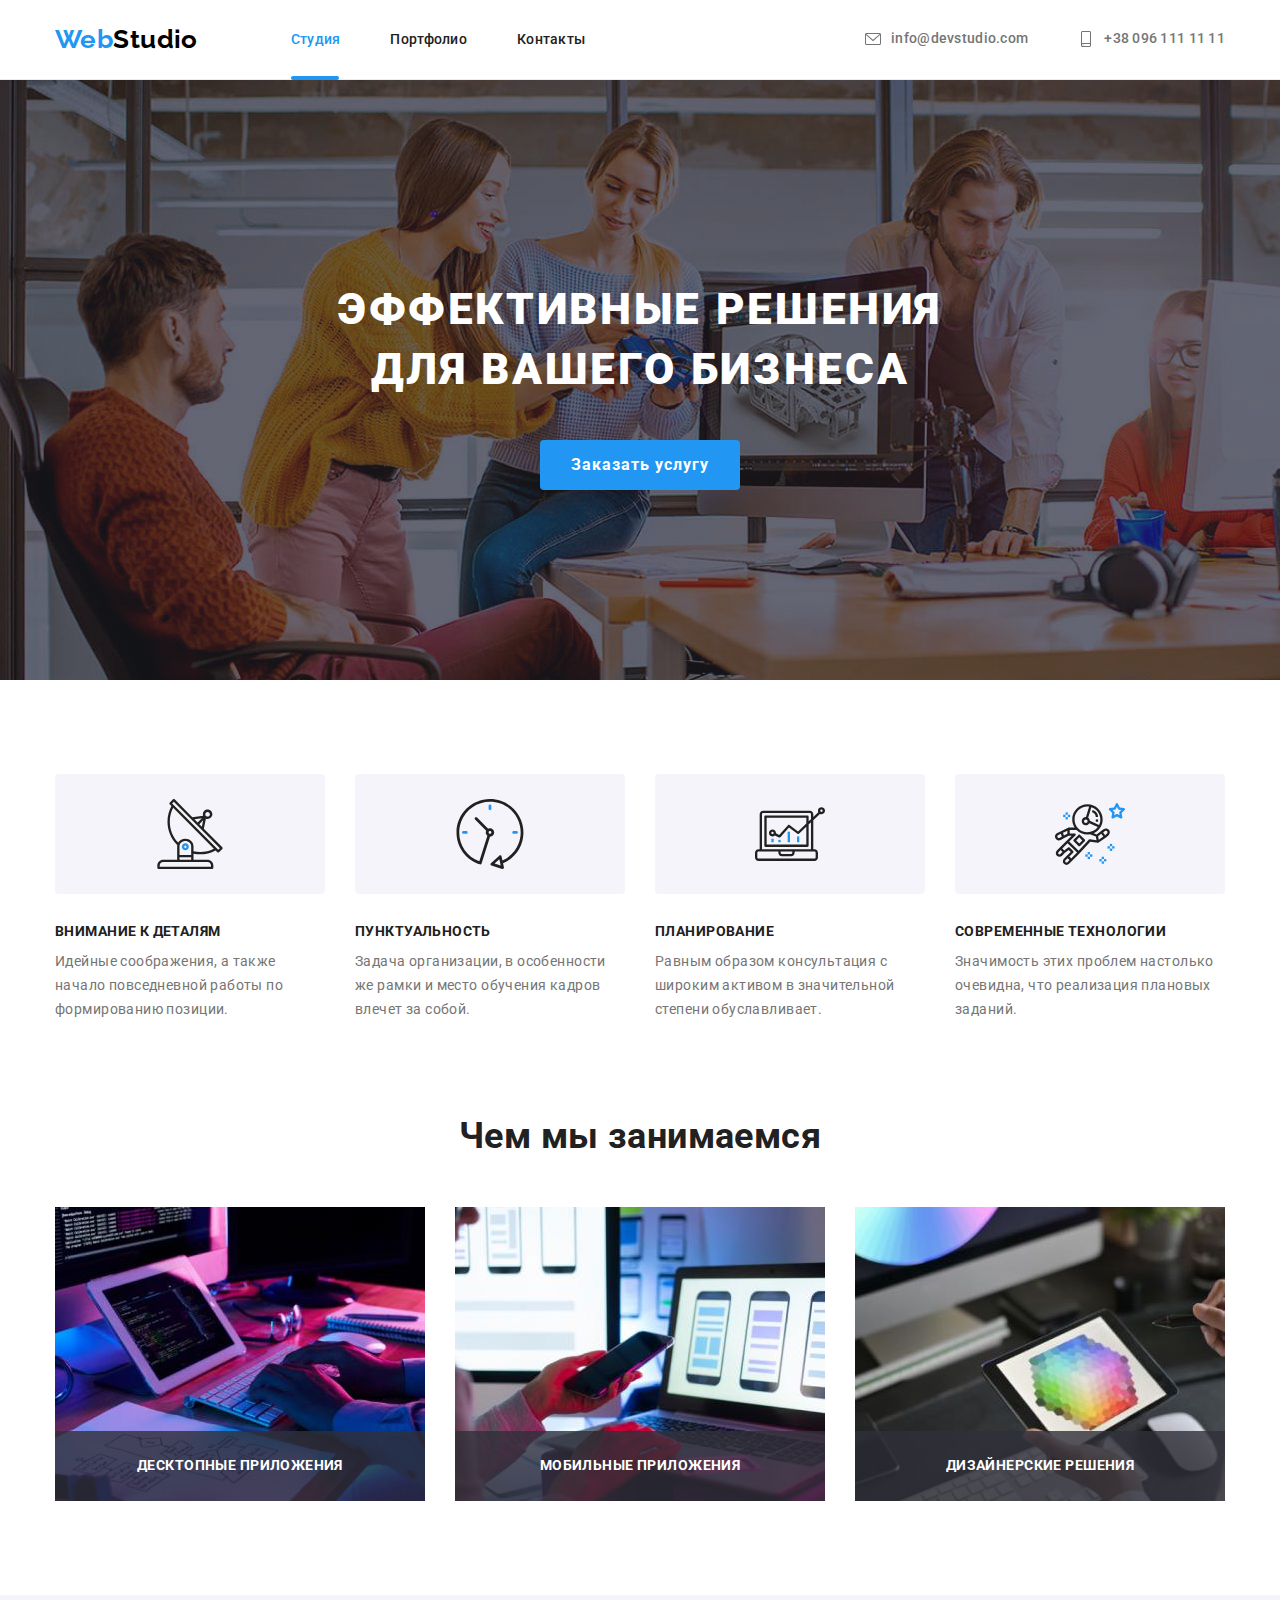
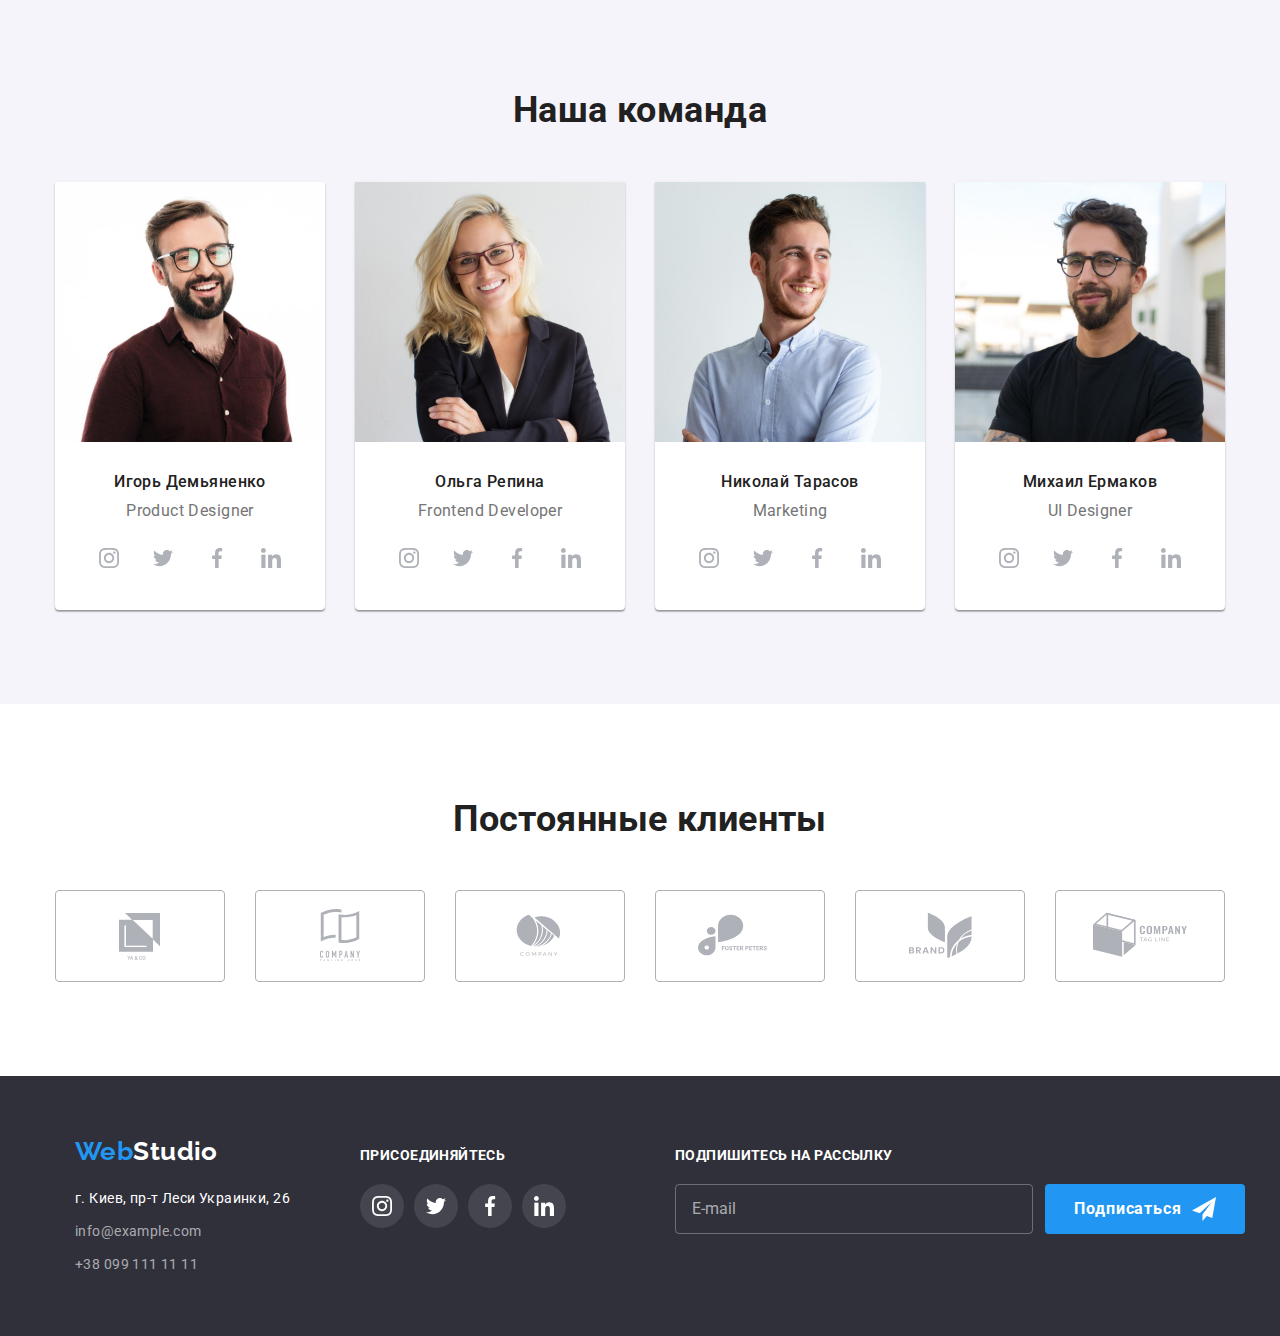
<file: index.html>
<!DOCTYPE html>
<html lang="ru">
<head>
   <meta charset="UTF-8">
   <meta http-equiv="X-UA-Compatible" content="IE=edge">
   <meta name="viewport" content="width=device-width, initial-scale=1.0">
   <title>WebStudio</title>
   <link rel="preconnect" href="https://fonts.googleapis.com">
   <link rel="preconnect" href="https://fonts.gstatic.com" crossorigin>
   <link href="https://fonts.googleapis.com/css2?family=Raleway:wght@700&family=Roboto:wght@400;500;700;900&display=swap" rel="stylesheet">
   <link rel="stylesheet" href="https://cdnjs.cloudflare.com/ajax/libs/modern-normalize/1.1.0/modern-normalize.min.css">
   <link rel="stylesheet" href="./css/main.min.css">
   <!-- <link rel="stylesheet" href="./css/styles.css"> -->
</head>
<body>

<!-- HEADER -->

   <header class="header">
      <div class="container header__container">
         <nav class="header__nav">
            <a class="logo link" href="./index.html">Web<span class="logo--alt">Studio</span></a>
            <ul class="header__nav-list list">
               <li class="header__nav-item"><a href="./index.html" class="header__nav-link header__nav-link--current link">Студия</a></li>
               <li class="header__nav-item"><a href="./portfolio.html" class="header__nav-link link">Портфолио</a></li>
               <li class="header__nav-item"><a href="" class="header__nav-link link">Контакты</a></li>
            </ul>
         </nav>
         <ul class="header-contacts list">
            <li class="header-contacts__item">
               <a href="mailto:info@devstudio.com" class="header-contacts__link link">
                  <svg class="header-contacts__icon" width="16" height="16">
                     <use href="./images/icons.svg#envelope"></use>
                  </svg>
                  <span class="header-contacts__label">info@devstudio.com</span>
               </a>
            </li>
            <li class="header-contacts__item">
               <a href="tel:+380961111111" class="header-contacts__link link">
                  <svg class="header-contacts__icon" width="16" height="16">
                     <use href="./images/icons.svg#smartphone"></use>
                  </svg>
                  <span class="header-contacts__label">+38 096 111 11 11</span>
                  
               </a>
            </li>
         </ul>
      </div> 
   </header>

   <main>

<!-- HERO SECTION -->

      <section class="hero">
         <div class="container">
            <h1 class="hero__title">Эффективные решения для вашего бизнеса</h1>
            <button type="button" class="button" data-modal-open>Заказать услугу</button>
         </div>   
      </section>

<!-- FEATURES SECTION -->
      
      <section class="features section">
         <div class="container">
            <h2 class="visually-hidden">Наши преимущества</h2>
            <ul class="features-list features__features-list list">
               <li class="features-list__item">
                  <div class="features-list__block">
                     <svg class="features-list__icon" width="70" height="70">
                        <use href="./images/icons.svg#antenna"></use>
                     </svg>
                  </div>
                  <h3 class="features-list__title">Внимание к деталям</h3>
                  <p class="features-list__text">Идейные соображения, а также начало повседневной работы по формированию позиции.</p>
               </li>
               <li class="features-list__item">
                  <div class="features-list__block">
                     <svg class="features-list__icon" width="70" height="70">
                        <use href="./images/icons.svg#clock"></use>
                     </svg>
                  </div>
                  <h3 class="features-list__title">Пунктуальность</h3>
                  <p class="features-list__text">Задача организации, в особенности же рамки и место обучения кадров влечет за собой.</p>
               </li>
               <li class="features-list__item">
                  <div class="features-list__block">
                     <svg class="features-list__icon" width="70" height="70">
                        <use href="./images/icons.svg#diagram"></use>
                     </svg>
                  </div>
                  <h3 class="features-list__title">Планирование</h3>
                  <p class="features-list__text">Равным образом консультация с широким активом в значительной степени обуславливает.</p>
               </li>
               <li class="features-list__item">
                  <div class="features-list__block">
                     <svg class="features-list__icon" width="70" height="70">
                        <use href="./images/icons.svg#astronaut"></use>
                     </svg>
                  </div>
                  <h3 class="features-list__title">Современные технологии</h3>
                  <p class="features-list__text">Значимость этих проблем настолько очевидна, что реализация плановых заданий.</p>
               </li>
            </ul>
         </div>
      </section>

<!-- WHAT WE DO SECTION -->

      <section class="what-wedo section">
         <div class="container">
            <h2 class="what-wedo__title">Чем мы занимаемся</h2>
            <ul class="what-wedo__list list">
               <li class="what-wedo__item">
                  <img src="./images/wedo-1.jpg" class="image" alt="изображение рабочего места с пк" width="370" height="294">
                  <div class="what-wedo__overlay">
                     <p class="what-wedo__text">Десктопные приложения</p>
                  </div>
               </li>
               <li class="what-wedo__item">
                  <img src="./images/wedo-2.jpg" class="image" alt="экран ноутбука и рука держащая смартфон" width="370" height="294">
                  <div class="what-wedo__overlay">
                     <p class="what-wedo__text">Мобильные приложения</p>
                  </div>
               </li>
               <li class="what-wedo__item">
                  <img src="./images/wedo-3.jpg" class="image" alt="планшет с изображением цветовой палитры" width="370" height="294">
                  <div class="what-wedo__overlay">
                     <p class="what-wedo__text">Дизайнерские решения</p>
                  </div>
               </li>
            </ul>
         </div>
      </section>

<!-- OUR TEAM SECTION -->

      <section class="team section">
         <div class="container">
            <h2 class="team__title">Наша команда</h2>
            <ul class="team__card-set card-set list">
               <li class="card-set__item">
                  <img src="./images/igor-d.jpg" alt="портрет Игоря Демьяненко" class="image" width="270" height="260">
                  <h3 class="card-set__name">Игорь Демьяненко</h3>
                  <p class="card-set__position" lang="en">Product Designer</p>
                  <ul class="socials team__socials list">
                     <li class="socials__item">
                        <a href="#" target="_blank" class="socials__link team__socials-link">
                           <svg class="socials__icon" width="20" height="20">
                              <use href="./images/icons.svg#instagram"></use>
                           </svg>
                        </a>
                     </li>
                     <li class="socials__item">
                        <a href="#" target="_blank" class="socials__link team__socials-link">
                           <svg class="socials__icon" width="20" height="20">
                              <use href="./images/icons.svg#twitter"></use>
                           </svg>
                        </a>
                     </li>
                     <li class="socials__item">
                        <a href="#" target="_blank" class="socials__link team__socials-link">
                           <svg class="socials__icon" width="20" height="20">
                              <use href="./images/icons.svg#facebook"></use>
                           </svg>
                        </a>
                     </li>
                     <li class="socials__item">
                        <a href="#" target="_blank" class="socials__link team__socials-link">
                           <svg class="socials__icon" width="20" height="20">
                              <use href="./images/icons.svg#linkedin"></use>
                           </svg>
                        </a>
                     </li>
                  </ul>
               </li>
               <li class="card-set__item">
                  <img src="./images/olga-r.jpg" alt="портрет Ольги Репиной" class="image" width="270" height="260">
                  <h3 class="card-set__name">Ольга Репина</h3>
                  <p class="card-set__position" lang="en">Frontend Developer</p>
                  <ul class="socials team__socials list">
                     <li class="socials__item">
                        <a href="#" target="_blank" class="socials__link team__socials-link">
                           <svg class="socials__icon" width="20" height="20">
                              <use href="./images/icons.svg#instagram"></use>
                           </svg>
                        </a>
                     </li>
                     <li class="socials__item">
                        <a href="#" target="_blank" class="socials__link team__socials-link">
                           <svg class="socials__icon" width="20" height="20">
                              <use href="./images/icons.svg#twitter"></use>
                           </svg>
                        </a>
                     </li>
                     <li class="socials__item">
                        <a href="#" target="_blank" class="socials__link team__socials-link">
                           <svg class="socials__icon" width="20" height="20">
                              <use href="./images/icons.svg#facebook"></use>
                           </svg>
                        </a>
                     </li>
                     <li class="socials__item">
                        <a href="#" target="_blank" class="socials__link team__socials-link">
                           <svg class="socials__icon" width="20" height="20">
                              <use href="./images/icons.svg#linkedin"></use>
                           </svg>
                        </a>
                     </li>
                  </ul>
               </li>
               <li class="card-set__item">
                  <img src="./images/niko-t.jpg" alt="портрет Николая Тарасова" class="image" width="270" height="260">
                  <h3 class="card-set__name">Николай Тарасов</h3>
                  <p class="card-set__position" lang="en">Marketing</p>
                  <ul class="socials team__socials list">
                     <li class="socials__item">
                        <a href="#" target="_blank" class="socials__link team__socials-link">
                           <svg class="socials__icon" width="20" height="20">
                              <use href="./images/icons.svg#instagram"></use>
                           </svg>
                        </a>
                     </li>
                     <li class="socials__item">
                        <a href="#" target="_blank" class="socials__link team__socials-link">
                           <svg class="socials__icon" width="20" height="20">
                              <use href="./images/icons.svg#twitter"></use>
                           </svg>
                        </a>
                     </li>
                     <li class="socials__item">
                        <a href="#" target="_blank" class="socials__link team__socials-link">
                           <svg class="socials__icon" width="20" height="20">
                              <use href="./images/icons.svg#facebook"></use>
                           </svg>
                        </a>
                     </li>
                     <li class="socials__item">
                        <a href="#" target="_blank" class="socials__link team__socials-link">
                           <svg class="socials__icon" width="20" height="20">
                              <use href="./images/icons.svg#linkedin"></use>
                           </svg>
                        </a>
                     </li>
                  </ul>
               </li>
               <li class="card-set__item">
                  <img src="./images/michael-e.jpg" alt="портрет Михаила Ермакова" class="image" width="270" height="260">
                  <h3 class="card-set__name">Михаил Ермаков</h3>
                  <p class="card-set__position" lang="en">UI Designer</p>
                  <ul class="socials team__socials list">
                     <li class="socials__item">
                        <a href="#" target="_blank" class="socials__link team__socials-link">
                           <svg class="socials__icon" width="20" height="20">
                              <use href="./images/icons.svg#instagram"></use>
                           </svg>
                        </a>
                     </li>
                     <li class="socials__item">
                        <a href="#" target="_blank" class="socials__link team__socials-link">
                           <svg class="socials__icon" width="20" height="20">
                              <use href="./images/icons.svg#twitter"></use>
                           </svg>
                        </a>
                     </li>
                     <li class="socials__item">
                        <a href="#" target="_blank" class="socials__link team__socials-link">
                           <svg class="socials__icon" width="20" height="20">
                              <use href="./images/icons.svg#facebook"></use>
                           </svg>
                        </a>
                     </li>
                     <li class="socials__item">
                        <a href="#" target="_blank" class="socials__link team__socials-link">
                           <svg class="socials__icon" width="20" height="20">
                              <use href="./images/icons.svg#linkedin"></use>
                           </svg>
                        </a>
                     </li>
                  </ul>
               </li>
            </ul>
         </div>
      </section>

<!-- OUR CLIENTS SECTION -->

      <section class="clients section">
         <div class="container">
            <h2 class="clients__title">Постоянные клиенты</h2>
            <ul class="clients__list list">
               <li class="clients__item">
                  <a href="#" target="_blank" class="clients__link">
                     <svg class="clients__logo" width="106" height="106">
                        <use href="./images/icons.svg#client-1-logo"></use>
                     </svg>
                  </a>
               </li>
               <li class="clients__item">
                  <a href="#" target="_blank" class="clients__link">
                     <svg class="clients__logo" width="106" height="106">
                        <use href="./images/icons.svg#client-2-logo"></use>
                     </svg>
                  </a>
               </li>
               <li class="clients__item">
                  <a href="#" target="_blank" class="clients__link">
                     <svg class="clients__logo" width="106" height="106">
                        <use href="./images/icons.svg#client-3-logo"></use>
                     </svg>
                  </a>
               </li>
               <li class="clients__item">
                  <a href="#" target="_blank" class="clients__link">
                     <svg class="clients__logo" width="106" height="106">
                        <use href="./images/icons.svg#client-4-logo"></use>
                     </svg>
                  </a>
               </li>
               <li class="clients__item">
                  <a href="#" target="_blank" class="clients__link">
                     <svg class="clients__logo" width="106" height="106">
                        <use href="./images/icons.svg#client-5-logo"></use>
                     </svg>
                  </a>
               </li>
               <li class="clients__item">
                  <a href="#" target="_blank" class="clients__link">
                     <svg class="clients__logo" width="106" height="106">
                        <use href="./images/icons.svg#client-6-logo"></use>
                     </svg>
                  </a>
               </li>
            </ul>
         </div>
      </section>

   </main>

<!-- FOOTER -->

   <footer class="footer">
      <div class="footer__container container">

         <div class="footer__left">
            <div class="contact-column footer__contact-column">
               <a href="./index.html" class="footer__logo logo link">Web<span class="footer__logo--alt">Studio</span></a>
               <address class="contact-column__address">
                  <ul class="contact-column__list list">
                     <li class="contact-column__item"><a href="https://goo.gl/maps/x4gBsd4H1M5rnqt99" target="_blank"
                           rel="noopener norefferer" class="contact-column__link contact-column__link--address link">г. Киев, пр-т Леси Украинки,
                           26</a></li>
                     <li class="contact-column__item"><a href="mailto:info@example.com" class="contact-column__link link">info@example.com</a></li>
                     <li class="contact-column__item"><a href="tel:+380991111111" class="contact-column__link link">+38 099 111 11 11</a></li>
                  </ul>
               </address>
            </div>
            <div class="socials-column">
               <p class="socials-column__title">Присоединяйтесь</p>
               <ul class="socials list">
                  <li class="socials__item">
                     <a href="#" target="_blank" class="socials__link">
                        <svg class="socials__icon" width="20" height="20">
                           <use href="./images/icons.svg#instagram"></use>
                        </svg>
                     </a>
                  </li>
                  <li class="socials__item">
                     <a href="#" target="_blank" class="socials__link">
                        <svg class="socials__icon" width="20" height="20">
                           <use href="./images/icons.svg#twitter"></use>
                        </svg>
                     </a>
                  </li>
                  <li class="socials__item">
                     <a href="#" target="_blank" class="socials__link">
                        <svg class="socials__icon" width="20" height="20">
                           <use href="./images/icons.svg#facebook"></use>
                        </svg>
                     </a>
                  </li>
                  <li class="socials__item">
                     <a href="#" target="_blank" class="socials__link">
                        <svg class="socials__icon" width="20" height="20">
                           <use href="./images/icons.svg#linkedin"></use>
                        </svg>
                     </a>
                  </li>
               </ul>
            </div>
         </div>

         <div class="footer__right">
            <p class="footer__form-title">Подпишитесь на рассылку</p>
            <form action="#" class="footer__contact-form">
               <label for="email"></label>
               <input type="email" name="email" id="email" class="footer__input-email" placeholder="E-mail">
               <button type="submit" class="footer__button button">
                  <span class="footer__btn-text">Подписаться</span>
                  <svg class="send-icon" width="24" height="24">
                     <use href="./images/icons.svg#send"></use>
                  </svg>
               </button>
            </form>
         </div>
         
      </div>  
   </footer>

<!-- MODAL WINDOW -->

   <div class="backdrop is-hidden" data-modal>
      <div class="modal">
         <button type="button" class="close-btn" data-modal-close>
            <svg class="modal-close-icon" width="11" height="11"><use href="./images/icons.svg#close"></use></svg>
         </button>
         <p class="modal-title">Оставьте свои данные, мы вам перезвоним</p>
         <form action="#" class="modal-form">
            <label for="client-name" class="modal-input-label">Имя</label>
            <div class="modal-input-wrap">
               <input type="text" id="client-name" name="client-name" class="modal-input">
               <svg class="modal-icon" width="18" height="18">
                  <use href="./images/icons.svg#user"></use>
               </svg>
            </div>
            <label for="client-tel" class="modal-input-label">Телефон</label>
            <div class="modal-input-wrap">
               <input type="tel" id="client-tel" name="client-tel" class="modal-input">
               <svg class="modal-icon" width="18" height="18">
                  <use href="./images/icons.svg#phone"></use>
               </svg>
            </div>
            <label for="client-email" class="modal-input-label">Почта</label>
            <div class="modal-input-wrap">
               <input type="email" id="client-email" name="client-email" class="modal-input">
               <svg class="modal-icon" width="18" height="18">
                  <use href="./images/icons.svg#email"></use>
               </svg>
            </div>
            <label for="client-comment" class="modal-input-label">Комментарий</label>
            <textarea name="client-comment" id="client-comment" class="modal-textarea" placeholder="Введите текст"></textarea> 
            <label class="modal-policy-label">
               <input type="checkbox" class="modal-policy-check">
               <span class="modal-check-icon"></span>
               <span>Соглашаюсь с рассылкой и принимаю <a href="" class="modal-policy-link">Условия договора</a></span>
            </label>
            <button type="submit" class="modal-btn-submit btn">Отправить</button>
         </form>
      </div>
   </div>
   
   <script src="./js/modal.js"></script>

</body>
</html>
</file>
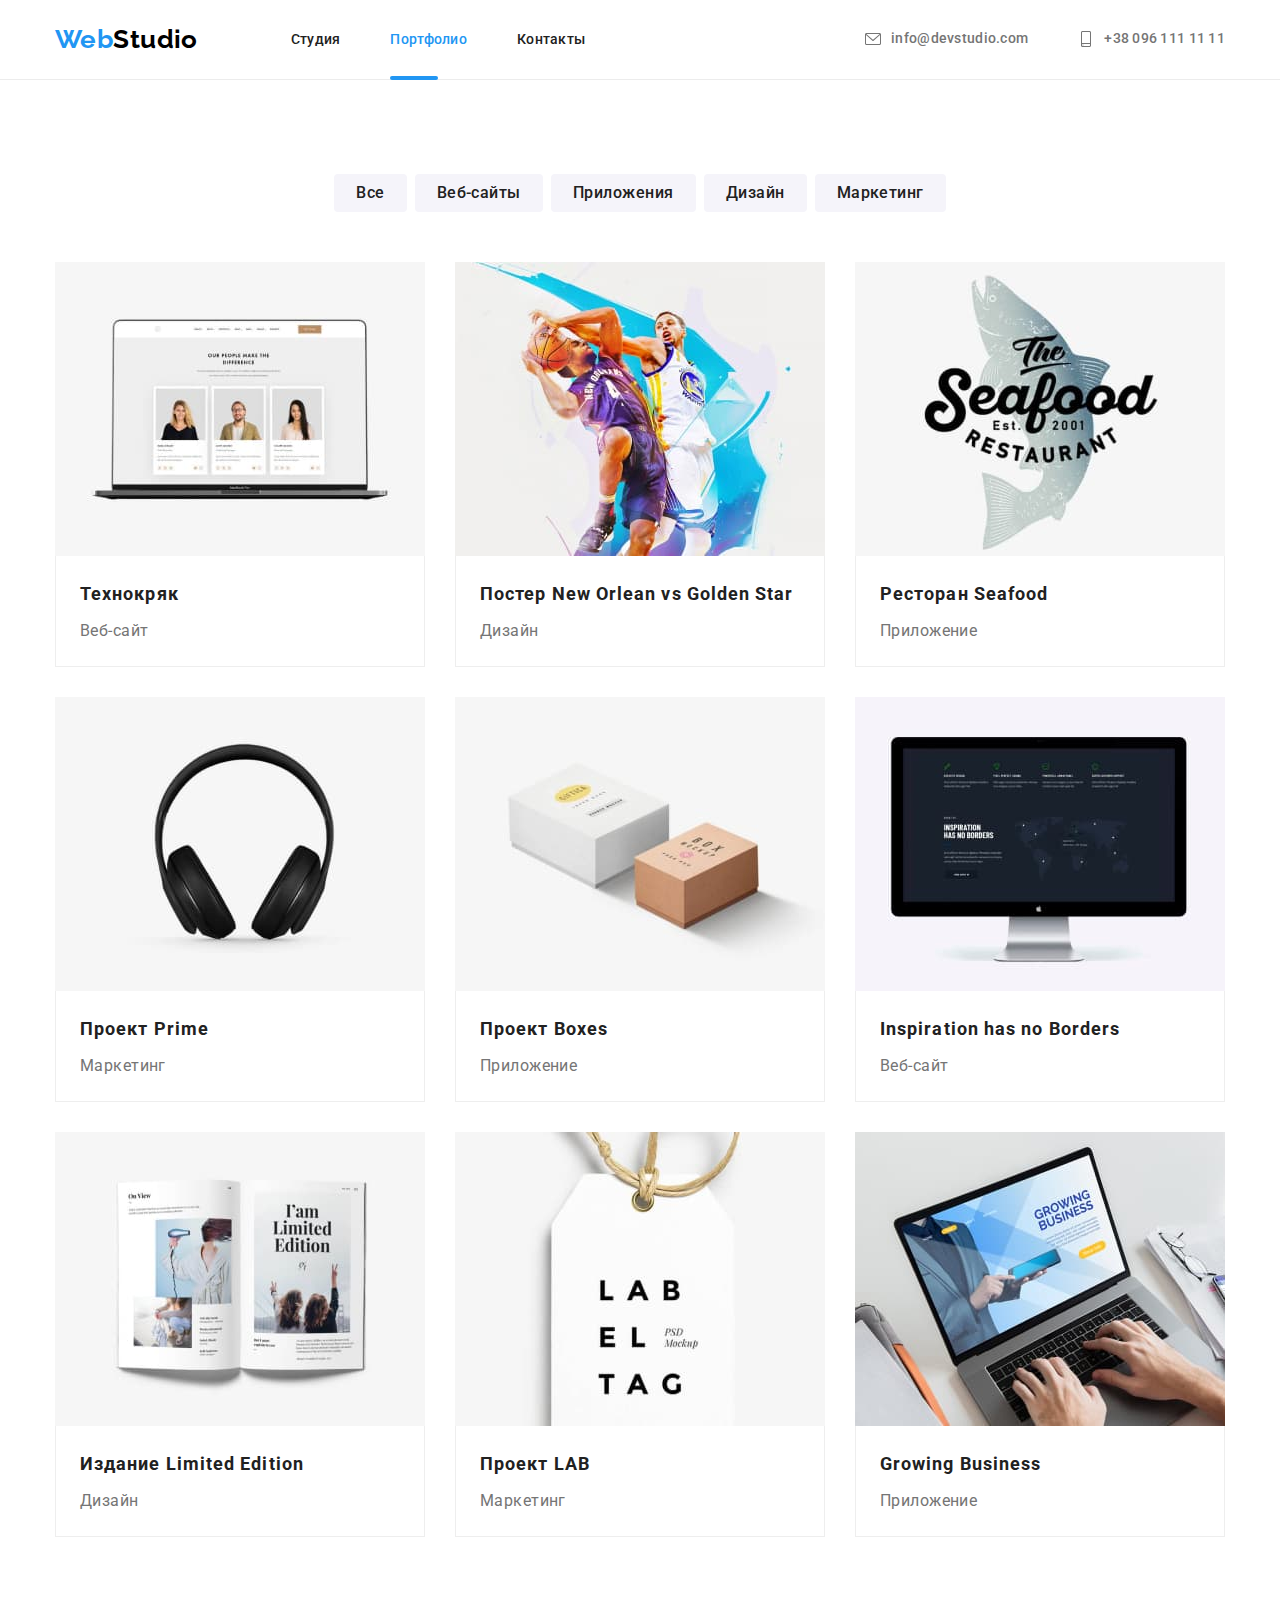
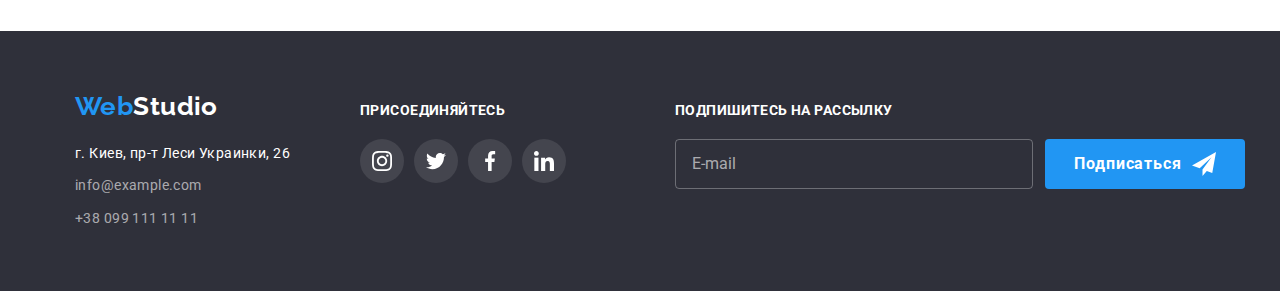
<file: portfolio.html>
<!DOCTYPE html>
<html lang="ru">
<head>
   <meta charset="UTF-8">
   <meta http-equiv="X-UA-Compatible" content="IE=edge">
   <meta name="viewport" content="width=device-width, initial-scale=1.0">
   <title>Portfolio</title>
   <link rel="preconnect" href="https://fonts.googleapis.com">
   <link rel="preconnect" href="https://fonts.gstatic.com" crossorigin>
   <link href="https://fonts.googleapis.com/css2?family=Raleway:wght@700&family=Roboto:wght@400;500;700;900&display=swap" rel="stylesheet">
   <link rel="stylesheet" href="https://cdnjs.cloudflare.com/ajax/libs/modern-normalize/1.1.0/modern-normalize.min.css">
   <link rel="stylesheet" href="./css/main.min.css">
   <!-- <link rel="stylesheet" href="./css/styles.css"> -->
</head>
<body>
   
<!-- HEADER -->

   <header class="header">
      <div class="container header__container">
         <nav class="header__nav">
            <a class="logo link" href="./index.html">Web<span class="logo--alt">Studio</span></a>
            <ul class="header__nav-list list">
               <li class="header__nav-item"><a href="./index.html"
                     class="header__nav-link link">Студия</a></li>
               <li class="header__nav-item"><a href="./portfolio.html" class="header__nav-link header__nav-link--current link">Портфолио</a></li>
               <li class="header__nav-item"><a href="" class="header__nav-link link">Контакты</a></li>
            </ul>
         </nav>
         <ul class="header-contacts list">
            <li class="header-contacts__item">
               <a href="mailto:info@devstudio.com" class="header-contacts__link link">
                  <svg class="header-contacts__icon" width="16" height="16">
                     <use href="./images/icons.svg#envelope"></use>
                  </svg>
                  <span class="header-contacts__label">info@devstudio.com</span>
               </a>
            </li>
            <li class="header-contacts__item">
               <a href="tel:+380961111111" class="header-contacts__link link">
                  <svg class="header-contacts__icon" width="16" height="16">
                     <use href="./images/icons.svg#smartphone"></use>
                  </svg>
                  <span class="header-contacts__label">+38 096 111 11 11</span>
   
               </a>
            </li>
         </ul>
      </div>
   </header>

   <main>

<!-- PORTFOLIO SECTION -->

      <section class="portfolio section">
         <div class="container">
            <h1 class="visually-hidden">Портфолио работ для клиентов</h1>
            <ul class="portfolio__filter-buttons filter-buttons list">
               <li class="filter-buttons__item"><button type="button" class="filter-buttons__btn">Все</button></li>
               <li class="filter-buttons__item"><button type="button" class="filter-buttons__btn">Веб-сайты</button></li>
               <li class="filter-buttons__item"><button type="button" class="filter-buttons__btn">Приложения</button></li>
               <li class="filter-buttons__item"><button type="button" class="filter-buttons__btn">Дизайн</button></li>
               <li class="filter-buttons__item"><button type="button" class="filter-buttons__btn">Маркетинг</button></li>
            </ul>
      
            <ul class="porfolio__card-set list">
               <li class="company-card portfolio__company-card">
                  <a href="" class="company-card__link link">
                     <div class="company-card__overlay-container">
                        <img src="./images/portfolio-01.jpg" class="image" alt="Технокряк" width="370" height="294">
                        <p class="company-card__overlay">Технокряк это современная площадка распространения коронавируса. Компании используют эту платформу для цифрового шпионажа и атак на защищённые сервера конкурентов.</p>
                     </div>
                     <div class="company-card__label">
                        <h2 class="company-card__title">Технокряк</h2>
                        <p class="company-card__type">Веб-сайт</p>
                     </div>
                  </a> 
               </li>
               <li class="company-card portfolio__company-card">
                  <a href="" class="company-card__link link">
                     <div class="company-card__overlay-container">
                        <img src="./images/portfolio-02.jpg" class="image" alt="Постер New Orlean vs Golden Star" width="370" height="294">
                        <p class="company-card__overlay">Lorem ipsum dolor sit amet consectetur, adipisicing elit. Aliquam cupiditate, impedit ullam quisquam mollitia dolorem modi harum inventore neque odio.</p>
                     </div>
                     <div class="company-card__label">
                        <h2 class="company-card__title">Постер <span lang="en">New Orlean vs Golden Star</span></h2>
                        <p class="company-card__type">Дизайн</p>
                     </div>
                  </a>
               </li>
               <li class="company-card portfolio__company-card">
                  <a href="" class="company-card__link link">
                     <div class="company-card__overlay-container">
                        <img src="./images/portfolio-03.jpg" class="image" alt="Ресторан Seafood" width="370" height="294">
                        <p class="company-card__overlay">Lorem ipsum dolor sit amet consectetur, adipisicing elit. Aliquam cupiditate, impedit ullam quisquam mollitia dolorem modi harum inventore neque odio.</p>
                     </div>
                     <div class="company-card__label">
                        <h2 class="company-card__title">Ресторан <span lang="en">Seafood</span></h2>
                        <p class="company-card__type">Приложение</p>
                     </div>
                  </a>
               </li>
               <li class="company-card portfolio__company-card">
                  <a href="" class="company-card__link link">
                     <div class="company-card__overlay-container">
                        <img src="./images/portfolio-04.jpg" class="image" alt="Проект Prime" width="370" height="294">
                        <p class="company-card__overlay">Lorem ipsum dolor sit amet consectetur, adipisicing elit. Aliquam cupiditate, impedit ullam quisquam mollitia dolorem modi harum inventore neque odio.</p>
                     </div>
                     <div class="company-card__label">
                        <h2 class="company-card__title">Проект <span lang="en">Prime</span></h2>
                        <p class="company-card__type">Маркетинг</p>
                     </div>
                  </a>
               </li>
               <li class="company-card portfolio__company-card">
                  <a href="" class="company-card__link link">
                     <div class="company-card__overlay-container">
                        <img src="./images/portfolio-05.jpg" class="image" alt="Проект Boxes" width="370" height="294">
                        <p class="company-card__overlay">Lorem ipsum dolor sit amet consectetur, adipisicing elit. Aliquam cupiditate, impedit ullam quisquam mollitia dolorem modi harum inventore neque odio.</p>
                     </div>
                     <div class="company-card__label">
                        <h2 class="company-card__title">Проект <span lang="en">Boxes</span></h2>
                        <p class="company-card__type">Приложение</p>
                     </div>
                  </a>
               </li>
               <li class="company-card portfolio__company-card">
                  <a href="" class="company-card__link link">
                     <div class="company-card__overlay-container">
                        <img src="./images/portfolio-06.jpg" class="image" alt="Inspiration has no Borders" width="370" height="294">
                        <p class="company-card__overlay">Lorem ipsum dolor sit amet consectetur, adipisicing elit. Aliquam cupiditate, impedit ullam quisquam mollitia dolorem modi harum inventore neque odio.</p>
                     </div>
                     <div class="company-card__label">
                        <h2 class="company-card__title" lang="en">Inspiration has no Borders</h2>
                        <p class="company-card__type">Веб-сайт</p>
                     </div>
                  </a>
               </li>
               <li class="company-card portfolio__company-card">
                  <a href="" class="company-card__link link">
                     <div class="company-card__overlay-container">
                        <img src="./images/portfolio-07.jpg" class="image" alt="Издание Limited Edition" width="370" height="294">
                        <p class="company-card__overlay">Lorem ipsum dolor sit amet consectetur, adipisicing elit. Aliquam cupiditate, impedit ullam quisquam mollitia dolorem modi harum inventore neque odio.</p>
                     </div>
                     <div class="company-card__label">
                        <h2 class="company-card__title">Издание <span lang="en">Limited Edition</span></h2>
                        <p class="company-card__type">Дизайн</p>
                     </div>
                  </a>
               </li>
               <li class="company-card portfolio__company-card">
                  <a href="" class="company-card__link link">
                     <div class="company-card__overlay-container">
                        <img src="./images/portfolio-08.jpg" class="image" alt="Проект LAB" width="370" height="294">
                        <p class="company-card__overlay">Lorem ipsum dolor sit amet consectetur, adipisicing elit. Aliquam cupiditate, impedit ullam quisquam mollitia dolorem modi harum inventore neque odio.</p>
                     </div>
                     <div class="company-card__label">
                        <h2 class="company-card__title">Проект <span lang="en">LAB</span></h2>
                        <p class="company-card__type">Маркетинг</p>
                     </div>
                  </a>
               </li>
               <li class="company-card portfolio__company-card">
                  <a href="" class="company-card__link link">
                     <div class="company-card__overlay-container">
                        <img src="./images/portfolio-09.jpg" class="image" alt="Growing Business" width="370" height="294">
                        <p class="company-card__overlay">Lorem ipsum dolor sit amet consectetur, adipisicing elit. Aliquam cupiditate, impedit ullam quisquam mollitia dolorem modi harum inventore neque odio.</p>
                     </div>
                     <div class="company-card__label">
                        <h2 class="company-card__title" lang="en">Growing Business</h2>
                        <p class="company-card__type">Приложение</p>
                     </div>
                  </a>
               </li>
            </ul>
         </div>
      </section>

   </main>

<!-- FOOTER -->

   <footer class="footer">
      <div class="footer__container container">
   
         <div class="footer__left">
            <div class="contact-column footer__contact-column">
               <a href="./index.html" class="footer__logo logo link">Web<span class="footer__logo--alt">Studio</span></a>
               <address class="contact-column__address">
                  <ul class="contact-column__list list">
                     <li class="contact-column__item"><a href="https://goo.gl/maps/x4gBsd4H1M5rnqt99" target="_blank"
                           rel="noopener norefferer" class="contact-column__link contact-column__link--address link">г.
                           Киев, пр-т Леси Украинки,
                           26</a></li>
                     <li class="contact-column__item"><a href="mailto:info@example.com"
                           class="contact-column__link link">info@example.com</a></li>
                     <li class="contact-column__item"><a href="tel:+380991111111" class="contact-column__link link">+38 099
                           111 11 11</a></li>
                  </ul>
               </address>
            </div>
            <div class="socials-column">
               <p class="socials-column__title">Присоединяйтесь</p>
               <ul class="socials list">
                  <li class="socials__item">
                     <a href="#" target="_blank" class="socials__link">
                        <svg class="socials__icon" width="20" height="20">
                           <use href="./images/icons.svg#instagram"></use>
                        </svg>
                     </a>
                  </li>
                  <li class="socials__item">
                     <a href="#" target="_blank" class="socials__link">
                        <svg class="socials__icon" width="20" height="20">
                           <use href="./images/icons.svg#twitter"></use>
                        </svg>
                     </a>
                  </li>
                  <li class="socials__item">
                     <a href="#" target="_blank" class="socials__link">
                        <svg class="socials__icon" width="20" height="20">
                           <use href="./images/icons.svg#facebook"></use>
                        </svg>
                     </a>
                  </li>
                  <li class="socials__item">
                     <a href="#" target="_blank" class="socials__link">
                        <svg class="socials__icon" width="20" height="20">
                           <use href="./images/icons.svg#linkedin"></use>
                        </svg>
                     </a>
                  </li>
               </ul>
            </div>
         </div>
   
         <div class="footer__right">
            <p class="footer__form-title">Подпишитесь на рассылку</p>
            <form action="#" class="footer__contact-form">
               <label for="email"></label>
               <input type="email" name="email" id="email" class="footer__input-email" placeholder="E-mail">
               <button type="submit" class="footer__button button">
                  <span class="footer__btn-text">Подписаться</span>
                  <svg class="send-icon" width="24" height="24">
                     <use href="./images/icons.svg#send"></use>
                  </svg>
               </button>
            </form>
         </div>
   
      </div>
   </footer>

</body>
</html>
</file>
<file: css/styles.css>
/* ---- VARIABLES ----------------------------------------- */

/* ---- COMMON PROPERTIES --------------------------------- */

/* ---- COMPONENTS ---------------------------------------- */

/* ---- HEADER -------------------------------------------- */

/* ---- HERO SECTION -------------------------------------- */

/* ---- FEATURES SECTION ---------------------------------- */

/* ---- WHAT WE DO SECTION -------------------------------- */

/* ---- OUR TEAM SECTION ---------------------------------- */

/* ---- OUR CLIENTS SECTION ------------------------------- */

/* ---- FOOTER -------------------------------------------- */

/* ==== PORTFOLIO PAGE ==================================== */

/* ---- PORTFOLIO SECTION --------------------------------- */

/* ==== MODAL WINDOW ==================================== */
</file>
<file: css/main.min.css>
:root{--primary-text-color: #757575;--title-text-color: #212121;--white-text-color: #ffffff;--black-text-color: #000000;--primary-bg-color: #ffffff;--secondary-bg-color: #f5f4fa;--accent-color: #2196f3;--hover-btn-color: #188ce8;--dark-bg-color: #2f303a;--portfolio-btn-color: #f5f4fa;--icon-primary-color: #afb1b8;--footer-social-bg-color: rgba(255, 255, 255, 0.1);--transition-duration: 250ms;--transition-function: cubic-bezier(0.4, 0, 0.2, 1)}.visually-hidden{position:absolute;width:1px;height:1px;margin:-1px;padding:0;overflow:hidden;border:0;clip:rect(0 0 0 0)}*,*::before,*::after{box-sizing:border-box}body{font-family:'Roboto', sans-serif;font-size:14px;letter-spacing:0.03em;background-color:var(--white-color);color:var(--primary-text-color)}h1,h2,h3,p,ul{padding:0;margin:0}.list{list-style:none}.link{text-decoration:none}.container{width:1200px;padding:0 15px;margin:0 auto}.section{padding-top:94px;padding-bottom:94px}.image{display:block}.button{min-width:200px;height:50px;background-color:var(--accent-color);font-weight:700;font-size:16px;line-height:1.87;text-align:center;letter-spacing:0.06em;color:var(--white-text-color);border:none;padding:10px 20px;border-radius:4px;cursor:pointer;transition:background-color;transition-duration:var(--transition-duration);transition-timing-function:var(--transition-function)}.button:hover,.button:focus{background-color:var(--hover-btn-color)}.socials{display:flex}.socials__item:not(:last-child){margin-right:10px}.socials__link{display:flex;justify-content:center;align-items:center;width:44px;height:44px;background-color:var(--footer-social-bg-color);border-radius:50%;color:var(--white-text-color);transition:background-color;transition-duration:var(--transition-duration);transition-timing-function:var(--transition-function)}.socials__link:hover,.socials__link:focus{background-color:var(--accent-color)}.socials__icon{fill:currentColor}.header{padding:24px 0;border-bottom:1px solid #ececec;position:relative}.header__container{display:flex;align-items:center;justify-content:space-between}.header__nav{display:flex;align-items:center}.logo{font-family:'Raleway', sans-serif;font-weight:700;font-size:26px;line-height:1.19;color:var(--accent-color);margin-right:93px}.logo--alt{color:var(--black-text-color)}.header__nav-list{display:flex}.header__nav-item{margin-right:50px}.header__nav-link{font-weight:500;font-size:14px;line-height:1.14;letter-spacing:0.02em;color:var(--title-text-color);transition:color;transition-duration:var(--transition-duration);transition-timing-function:var(--transition-function)}.header__nav-link:hover,.header__nav-link:focus{color:var(--accent-color)}.header__nav-link--current{color:var(--accent-color)}.header__nav-link--current::after{display:block;content:'';width:48px;height:4px;border-radius:2px;background-color:var(--accent-color);position:absolute;bottom:-1px}.header-contacts{display:flex}.header-contacts__item:not(:last-child){margin-right:50px}.header-contacts__link{font-weight:500;font-size:14px;line-height:1.14;letter-spacing:0.02em;color:var(--primary-text-color);display:flex;align-items:center;transition:color;transition-duration:var(--transition-duration);transition-timing-function:var(--transition-function)}.header-contacts__link:hover,.header-contacts__link:focus{color:var(--accent-color)}.header-contacts__icon{fill:currentColor;margin-right:10px}.hero{background-color:var(--dark-bg-color);background-image:linear-gradient(rgba(47,48,58,0.4), rgba(47,48,58,0.4)),url("../images/hero-img.jpg");background-repeat:no-repeat;background-size:cover;text-align:center;padding:200px 0;max-width:1600px;height:600px;margin:0 auto}.hero__title{font-weight:900;font-size:44px;line-height:1.36;text-align:center;letter-spacing:0.06em;text-transform:uppercase;color:var(--white-text-color);margin:0 auto 40px;width:696px}.features{padding-bottom:0}.features__features-list{margin-right:-30px}.features-list{display:flex}.features-list__item{flex-basis:calc(100 / 4 - 30px);margin-right:30px}.features-list__block{display:flex;justify-content:center;align-items:center;width:270px;height:120px;background-color:var(--secondary-bg-color);border-radius:4px;margin-bottom:30px}.features-list__title{font-size:14px;line-height:1.14;text-transform:uppercase;color:var(--title-text-color);margin-bottom:10px}.features-list__text{line-height:1.71}.what-wedo__title{font-size:36px;line-height:1.16;text-align:center;color:var(--title-text-color);margin-bottom:50px}.what-wedo__list{display:flex;margin-right:-30px}.what-wedo__item{flex-basis:calc(100 / 3 - 30px);margin-right:30px;position:relative}.what-wedo__overlay{display:flex;justify-content:center;align-items:center;width:370px;height:70px;background-color:rgba(47,48,58,0.8);position:absolute;bottom:0}.what-wedo__text{font-weight:700;line-height:1.14;text-transform:uppercase;color:var(--white-text-color)}.team{background-color:var(--secondary-bg-color)}.team__title{font-size:36px;line-height:1.17;text-align:center;color:var(--title-text-color);margin-bottom:50px}.team__card-set{margin-right:-30px}.card-set{display:flex}.card-set__item{background-color:var(--primary-bg-color);border-radius:0px 0px 4px 4px;flex-basis:calc(100 / 4 - 30px);margin-right:30px;box-shadow:0px 1px 3px rgba(0,0,0,0.12),0px 1px 1px rgba(0,0,0,0.14),0px 2px 1px rgba(0,0,0,0.2)}.card-set__name{font-weight:500;font-size:16px;line-height:1.19;text-align:center;color:var(--title-text-color);margin-top:30px;margin-bottom:10px}.card-set__position{font-size:16px;line-height:1.19;text-align:center;margin-bottom:16px}.team__socials{justify-content:center;padding-bottom:30px}.team__socials-link{background-color:var(--primary-bg-color);color:var(--icon-primary-color);transition:color;transition-duration:var(--transition-duration);transition-timing-function:var(--transition-function)}.team__socials-link:hover,.team__socials-link:focus{color:var(--white-text-color)}.clients__title{font-size:36px;line-height:1.17;text-align:center;color:var(--title-text-color);margin-bottom:50px}.clients__list{display:flex;justify-content:center}.clients__item:not(:last-child){margin-right:30px}.clients__link{display:flex;justify-content:center;align-items:center;width:170px;height:92px;background-color:var(--primary-bg-color);border:1px solid var(--icon-primary-color);border-radius:4px;color:var(--icon-primary-color);transition:border-color, color;transition-duration:var(--transition-duration);transition-timing-function:var(--transition-function)}.clients__link:hover,.clients__link:focus{border-color:var(--accent-color);color:var(--accent-color)}.clients__logo{fill:currentColor}.footer{background-color:var(--dark-bg-color);padding:60px}.footer__container{display:flex;justify-content:space-between}.footer__left{display:flex;width:calc(50% - 15px)}.footer__contact-column{margin-right:70px}.footer__logo{display:inline-block;margin-right:0;margin-bottom:20px}.footer__logo--alt{color:var(--white-text-color)}.contact-column__item:not(:last-child){margin-bottom:9px}.contact-column__link{font-style:normal;font-size:14px;line-height:1.71;color:rgba(255,255,255,0.6);transition:color;transition-duration:var(--transition-duration);transition-timing-function:var(--transition-function)}.contact-column__link:hover,.contact-column__link:focus{color:#fff}.contact-column__link--address{color:var(--white-text-color)}.socials-column{padding-top:12px}.socials-column__title{font-weight:bold;font-size:14px;line-height:1.14;text-transform:uppercase;color:var(--white-text-color);margin-bottom:20px}.footer__right{width:calc(50% - 15px);padding-top:12px}.footer__form-title{font-weight:bold;font-size:14px;line-height:1.14;text-transform:uppercase;color:var(--white-text-color);margin-bottom:20px}.footer__contact-form{display:flex}.footer__input-email{width:358px;height:50px;margin-right:12px;border:1px solid rgba(255,255,255,0.3);border-radius:4px;background-color:transparent;padding-left:16px;font-size:16px;line-height:1.25;color:var(--white-text-color)}.footer__input-email::placeholder{font-size:16px;line-height:1.25;color:rgba(255,255,255,0.6)}.footer__button{display:flex;justify-content:center;align-items:center}.footer__btn-text{margin-right:10px}.portfolio__filter-buttons{margin-bottom:50px}.filter-buttons{display:flex;justify-content:center}.filter-buttons__item:not(:last-child){margin-right:8px}.filter-buttons__btn{font-family:inherit;font-style:normal;font-weight:500;font-size:16px;line-height:1.62;text-align:center;letter-spacing:0.03em;color:var(--title-text-color);background-color:var(--portfolio-btn-color);border:none;border-radius:4px;padding:6px 22px;cursor:pointer;transition:color, background-color, box-shadow;transition-duration:var(--transition-duration);transition-timing-function:var(--transition-function)}.filter-buttons__btn:hover,.filter-buttons__btn:focus{color:var(--white-text-color);background-color:var(--accent-color);box-shadow:0px 3px 1px rgba(0,0,0,0.1),0px 1px 2px rgba(0,0,0,0.08),0px 2px 2px rgba(0,0,0,0.12)}.porfolio__card-set{display:flex;flex-wrap:wrap;margin-right:-30px;margin-bottom:-30px}.portfolio__company-card{margin:0 30px 30px 0}.company-card{flex-basis:calc(100 / 3 - 30px)}.company-card__link{display:block;transition:box-shadow;transition-duration:var(--transition-duration);transition-timing-function:var(--transition-function)}.company-card__link:hover,.company-card__link:focus{box-shadow:0px 1px 1px rgba(0,0,0,0.12),0px 4px 4px rgba(0,0,0,0.06),1px 4px 6px rgba(0,0,0,0.16)}.company-card__link:hover .company-card__overlay,.company-card__link:focus .company-card__overlay{transform:translateY(0)}.company-card__overlay-container{position:relative;overflow:hidden}.company-card__overlay{position:absolute;left:0;top:0;display:flex;justify-content:center;align-items:center;padding:63px 24px;width:100%;height:294px;font-size:18px;line-height:1.56;color:var(--white-text-color);background-color:rgba(33,150,243,0.9);transform:translateY(100%);transition:transform;transition-duration:var(--transition-duration);transition-timing-function:var(--transition-function)}.company-card__label{padding:20px 24px;border:1px solid #eeeeee;border-top:none}.company-card__title{font-size:18px;line-height:2;letter-spacing:0.06em;color:var(--title-text-color);margin-bottom:4px}.company-card__type{font-size:16px;line-height:1.87;color:var(--primary-text-color)}.backdrop{position:fixed;top:0;left:0;width:100vw;height:100vh;background-color:rgba(0,0,0,0.2);transition:opacity, visibility;transition-duration:var(--transition-duration);transition-timing-function:var(--transition-function)}.backdrop.is-hidden{visibility:hidden;opacity:0;pointer-events:none}.backdrop.is-hidden .modal{transform:translate(-50%, 0) scale(0.5)}.modal{position:absolute;top:50%;left:50%;transform:translate(-50%, -50%) scale(1);width:528px;height:581px;padding:40px;background-color:var(--primary-bg-color);box-shadow:0px 1px 3px rgba(0,0,0,0.12),0px 1px 1px rgba(0,0,0,0.14),0px 2px 1px rgba(0,0,0,0.2);border-radius:4px;transition:transform;transition-duration:var(--transition-duration);transition-timing-function:var(--transition-function)}.close-btn{position:absolute;top:8px;right:8px;width:30px;height:30px;background-color:var(--primary-bg-color);border:1px solid rgba(0,0,0,0.1);border-radius:50%;cursor:pointer}.close-btn:hover .modal-close-icon,.close-btn:focus .modal-close-icon{fill:var(--accent-color)}.modal-close-icon{transition:fill;transition-duration:var(--transition-duration);transition-timing-function:var(--transition-function)}.modal-title{font-weight:700;font-size:20px;line-height:1.15em;text-align:center;color:var(--title-text-color);margin-bottom:12px}.modal-form{display:flex;flex-direction:column}.modal-input-wrap{position:relative;margin-bottom:10px}.modal-input-label{font-size:12px;line-height:1.17em;margin-bottom:4px}.modal-input{width:100%;height:40px;border:1px solid rgba(33,33,33,0.2);border-radius:4px;padding-left:42px}.modal-input:focus{outline:none;border-color:var(--accent-color)}.modal-input:focus+.modal-icon{fill:var(--accent-color)}.modal-icon{position:absolute;left:15px;top:50%;transform:translateY(-50%);transition:fill;transition-duration:var(--transition-duration);transition-timing-function:var(--transition-function)}.modal-textarea{width:100%;height:120px;margin-bottom:20px;border:1px solid rgba(33,33,33,0.2);border-radius:4px;resize:none;padding:12px 16px}.modal-textarea::placeholder{color:rgba(117,117,117,0.5)}.modal-textarea:focus{outline:none;border-color:var(--accent-color)}.modal-policy-label{display:flex;justify-content:center;align-items:center;line-height:1.71;text-align:center;margin-bottom:30px}.modal-policy-check{position:absolute;-webkit-appearance:none;-moz-appearance:none;appearance:none}.modal-policy-check:checked+.modal-check-icon{background-image:url(../images/checked-icon.svg)}.modal-policy-check:focus+.modal-check-icon{outline:2px solid var(--accent-color)}.modal-policy-check:focus:checked+.modal-check-icon{outline:none}.modal-check-icon{content:'';width:16px;height:15px;border-radius:2px;margin-right:8px;background-image:url(../images/unchecked-icon.svg);transition:background-image;transition-duration:var(--transition-duration);transition-timing-function:var(--transition-function)}.modal-policy-link{color:var(--accent-color)}.modal-policy-link:visited{color:var(--accent-color)}.modal-btn-submit{width:200px;height:50px;margin:0 auto;background-color:var(--accent-color);font-weight:700;font-size:16px;line-height:1.87;text-align:center;letter-spacing:0.06em;color:var(--white-text-color);border:none;padding:10px 10px;box-shadow:0px 4px 4px rgba(0,0,0,0.15);border-radius:4px;cursor:pointer;transition:background-color, box-shadow;transition-duration:var(--transition-duration);transition-timing-function:var(--transition-function)}.modal-btn-submit:hover{background-color:var(--hover-btn-color)}.modal-btn-submit:active{box-shadow:none}
/*# sourceMappingURL=main.min.css.map */
</file>
